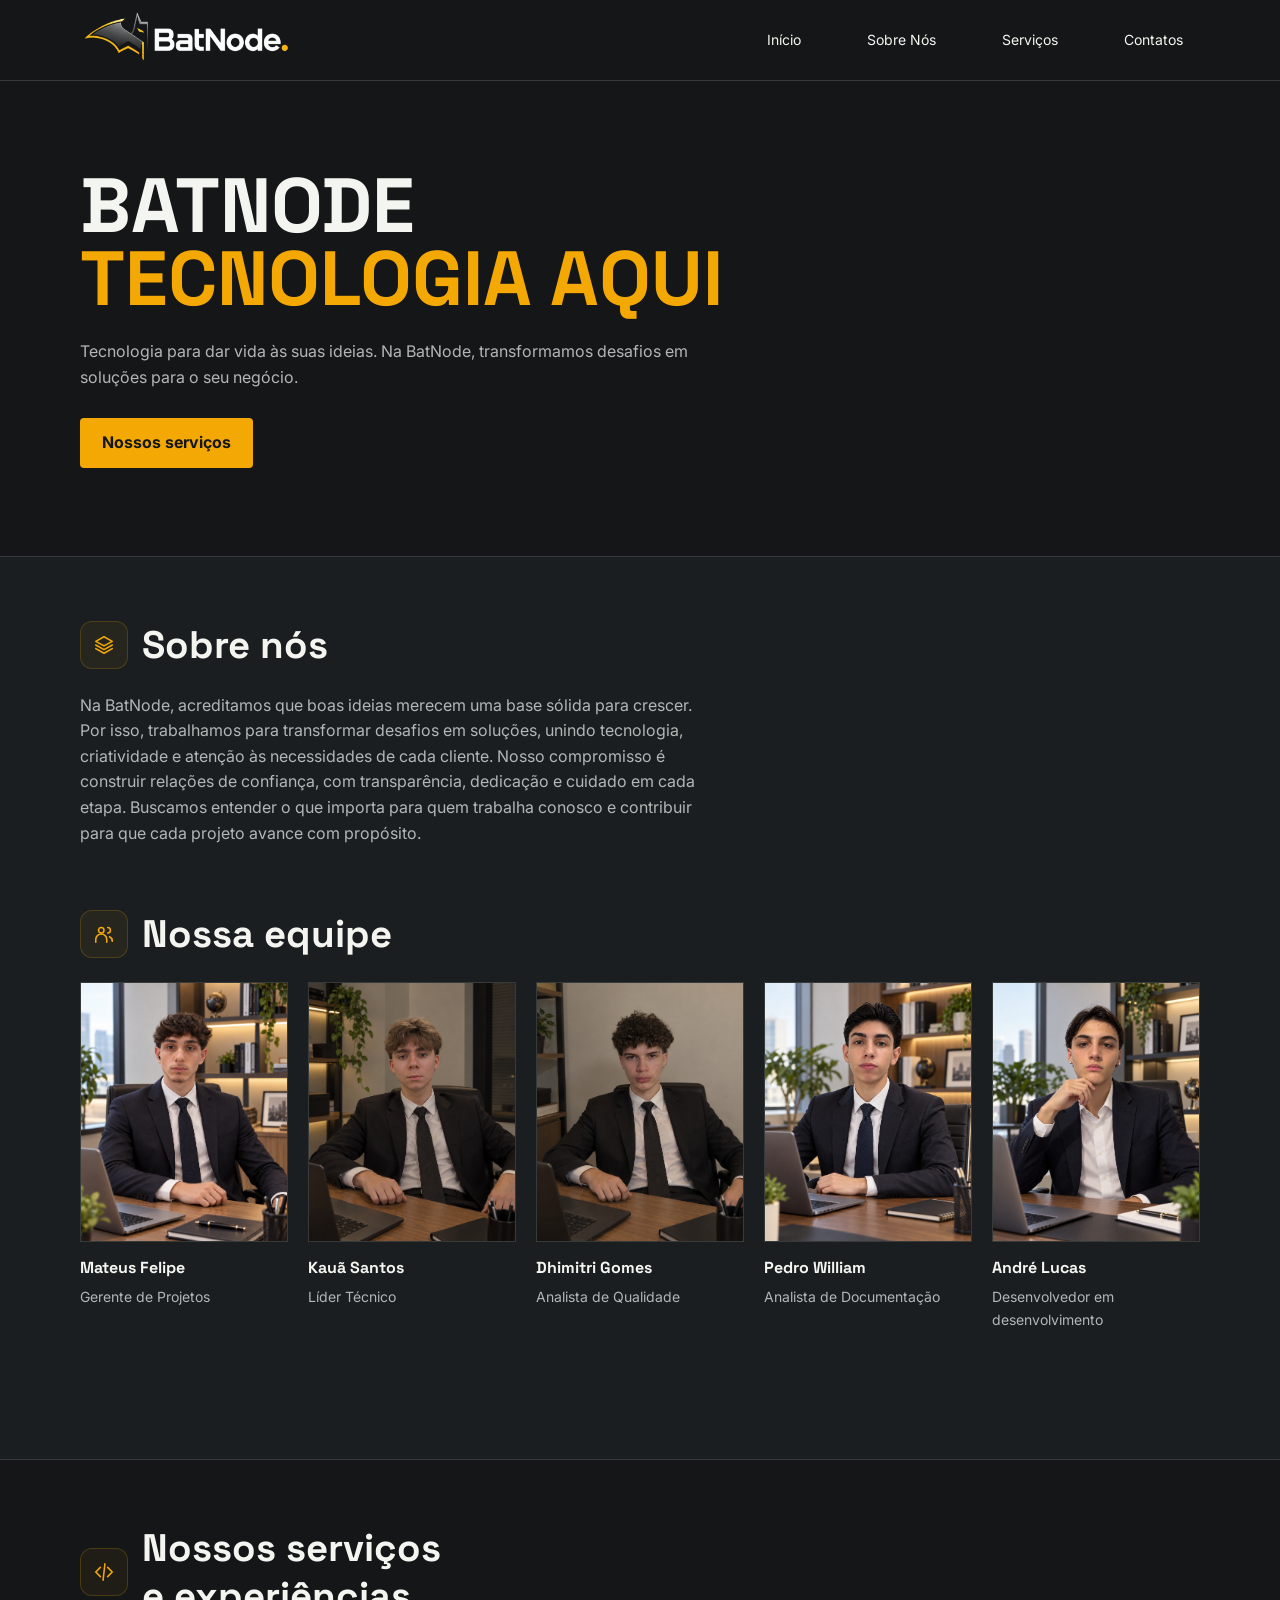
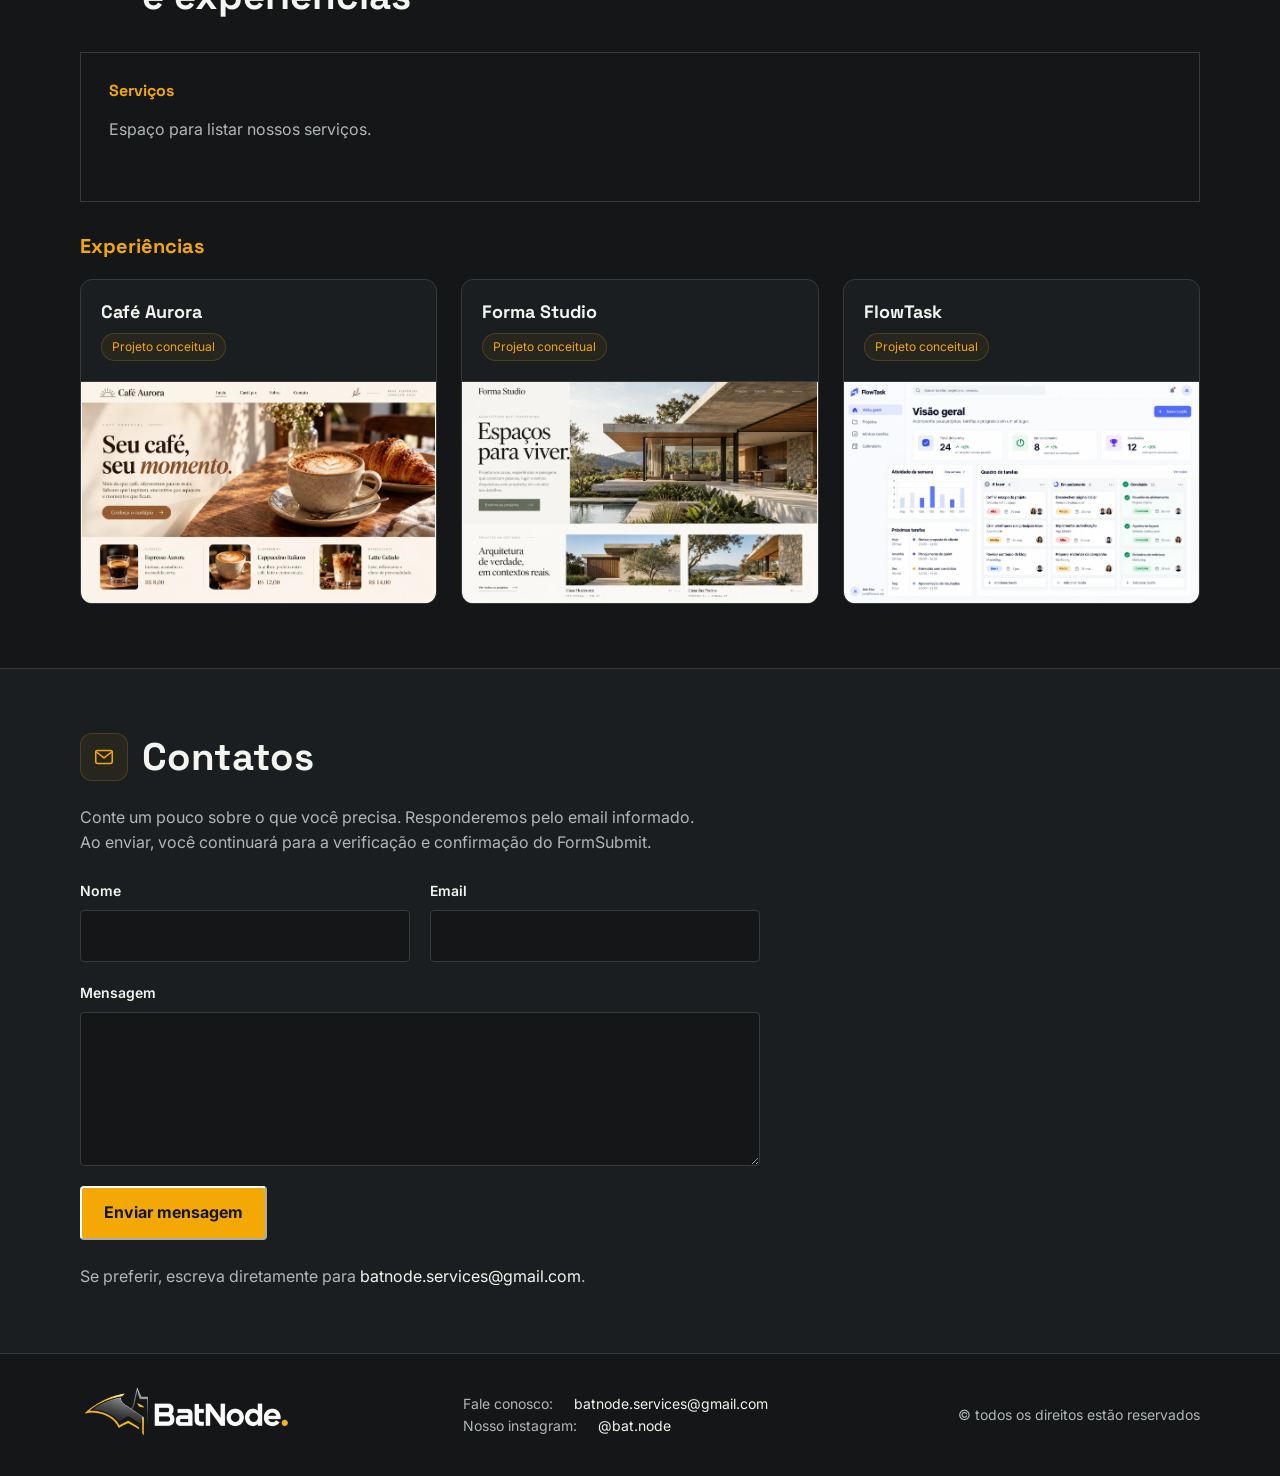
<file: index.html>
<!doctype html>
<html lang="pt-BR">
<head>
  <meta charset="UTF-8">
  <meta name="viewport" content="width=device-width, initial-scale=1">
  <!-- Preserva /batnode-site/ no retorno do FormSubmit após a verificação. -->
  <meta name="referrer" content="no-referrer-when-downgrade">
  <meta name="description" content="BatNode — desenvolvimento web e programação terceirizada.">
  <title>BatNode — Desenvolvimento Web</title>
  <link rel="icon" type="image/png" sizes="64x64" href="assets/images/batnode-favicon.png">

  <link href="https://fonts.googleapis.com/css2?family=Inter:ital,opsz,wght@0,14..32,100..900;1,14..32,100..900&family=Space+Grotesk:wght@300..700&display=swap" rel="stylesheet">

  <link rel="stylesheet" href="styles.css?v=projects-20261008">
  <script src="script.js?v=320d916-native-contact" defer></script>
</head>
<body>
  <a class="skip-link" href="#inicio">Pular para o conteúdo</a>

  <header class="header">
    <div class="container header-inner">
      <a class="brand" href="#inicio" aria-label="BatNode — início">
        <img src="assets/images/batnode-logo-horizontal.png" alt="BatNode" width="720" height="198">
      </a>
      <button class="menu-button" type="button" aria-expanded="false" aria-controls="menu" hidden>Menu</button>
      <nav id="menu" aria-label="Navegação principal">
        <a href="#inicio">Início</a>
        <a href="#sobre">Sobre Nós</a>
        <a href="#servicos">Serviços</a>
        <a href="#contatos">Contatos</a>
      </nav>
    </div>
  </header>

  <main>
    <!-- 1. HERO: -->
    <section id="inicio" class="hero container">
      <h1>BATNODE<br><span>TECNOLOGIA AQUI </span></h1>
      <p class="placeholder-text">Tecnologia para dar vida às suas ideias.
Na BatNode, transformamos desafios em soluções para o seu negócio.</p>
      <a class="button" href="#servicos">Nossos serviços</a>
    </section>

    <!-- 2. SOBRE NÓS -->
    <section id="sobre" class="section-aboutus">
      <div class="container">
        <h2 class="section-heading"><svg class="icon" viewBox="0 0 24 24" fill="none" stroke="currentColor" stroke-width="1.7" stroke-linecap="round" stroke-linejoin="round" aria-hidden="true" focusable="false"><path d="m12 3 9 5-9 5-9-5 9-5Z"/><path d="m3 12 9 5 9-5M3 16l9 5 9-5"/></svg>Sobre nós</h2>
        <p class="placeholder-text">Na BatNode, acreditamos que boas ideias merecem uma base sólida para crescer. Por isso, trabalhamos para transformar desafios em soluções, unindo tecnologia, criatividade e atenção às necessidades de cada cliente.
Nosso compromisso é construir relações de confiança, com transparência, dedicação e cuidado em cada etapa. Buscamos entender o que importa para quem trabalha conosco e contribuir para que cada projeto avance com propósito.</p>
      </div>

      <section class="section-team">
        <div class="container">
          <h2 class="section-heading"><svg class="icon" viewBox="0 0 24 24" fill="none" stroke="currentColor" stroke-width="1.7" stroke-linecap="round" stroke-linejoin="round" aria-hidden="true" focusable="false"><circle cx="9" cy="8" r="3"/><path d="M3 21v-3a6 6 0 0 1 12 0v3M16 5a3 3 0 0 1 0 6M18 15a5 5 0 0 1 3 5"/></svg>Nossa equipe</h2>
          <div class="team-grid">
            <div class="individual-card">
              <article class="team-card">
                <img class="team-photo" src="assets/images/team/mateus.png" alt="Mateus Felipe" width="1086" height="1448" loading="lazy" decoding="async">
                <h3>Mateus Felipe</h3>
                <p>Gerente de Projetos</p>
              </article>
            </div>
            <div class="individual-card">
              <article class="team-card">
                <img class="team-photo" src="assets/images/team/kaua.png" alt="Kauã Santos" width="1086" height="1448" loading="lazy" decoding="async">
                <h3>Kauã Santos</h3>
                <p>Líder Técnico</p>
              </article>
            </div>
            <div class="individual-card">
              <article class="team-card">
                <img class="team-photo" src="assets/images/team/dhimitri.png" alt="Dhmitri Gomes" width="1086" height="1448" loading="lazy" decoding="async">
                <h3>Dhimitri Gomes</h3>
                <p>Analista de Qualidade</p>
              </article>
            </div>
            <div class="individual-card">
              <article class="team-card">
                <img class="team-photo" src="assets/images/team/pedro.png" alt="Pedro Willian" width="1122" height="1402" loading="lazy" decoding="async">
                <h3>Pedro William</h3>
                <p>Analista de Documentação</p>
              </article>
            </div>
            <div class="individual-card">
              <article class="team-card">
                <img class="team-photo" src="assets/images/team/andre.png" alt="André Lucas" width="1122" height="1402" loading="lazy" decoding="async">
                <h3>André Lucas</h3>
                <p>Desenvolvedor em desenvolvimento</p>
              </article>
            </div>
          </div>
        </div>
      </section>  
    </section>

  <!-- 3. SEÇÃO DE SERVIÇOS E EXPERIÊNCIAS -->
  <section id="servicos" class="section-services section-alt">
    <div class="container">
      <h2 class="section-heading"><svg class="icon" viewBox="0 0 24 24" fill="none" stroke="currentColor" stroke-width="1.7" stroke-linecap="round" stroke-linejoin="round" aria-hidden="true" focusable="false"><path d="m8 7-5 5 5 5m8-10 5 5-5 5m-3-14-2 18"/></svg><span>Nossos serviços<br>e experiências</span></h2>
      
      <div class="placeholder-box">
        <h3>Serviços</h3>
        <p>Espaço para listar nossos serviços.</p>
      </div>
      <section class="experiences" aria-labelledby="experiences-title">
        <h3 id="experiences-title">Experiências</h3>
        <div class="project-grid">
          <article class="project-card">
            <div class="project-card-heading">
              <h4>Café Aurora</h4>
              <span class="project-label">Projeto conceitual</span>
            </div>
            <img class="project-image" src="assets/images/projects/cafe-aurora.webp" alt="Interface conceitual de uma cafeteria, com cardápio e foto de café." width="1586" height="992" loading="lazy" decoding="async">
          </article>
          <article class="project-card">
            <div class="project-card-heading">
              <h4>Forma Studio</h4>
              <span class="project-label">Projeto conceitual</span>
            </div>
            <img class="project-image" src="assets/images/projects/forma-studio.webp" alt="Interface conceitual de um portfólio de arquitetura, com fotos de casas contemporâneas." width="1586" height="992" loading="lazy" decoding="async">
          </article>
          <article class="project-card">
            <div class="project-card-heading">
              <h4>FlowTask</h4>
              <span class="project-label">Projeto conceitual</span>
            </div>
            <img class="project-image" src="assets/images/projects/flowtask.webp" alt="Interface conceitual de um sistema de tarefas, com painel e quadro de atividades." width="1586" height="992" loading="lazy" decoding="async">
          </article>
        </div>
      </section>
    </div>
  </section>

  <!-- 4. SEÇÃO DE CONTATOS -->
  <section id="contatos" class="section-contacts">
    <div class="container">
      <h2 class="section-heading"><svg class="icon" viewBox="0 0 24 24" fill="none" stroke="currentColor" stroke-width="1.7" stroke-linecap="round" stroke-linejoin="round" aria-hidden="true" focusable="false"><rect x="3" y="5" width="18" height="14" rx="2"/><path d="m3 6 9 7 9-7"/></svg>Contatos</h2>
      <p class="contact-intro">Conte um pouco sobre o que você precisa. Responderemos pelo email informado. Ao enviar, você continuará para a verificação e confirmação do FormSubmit.</p>
      <form id="contact-form" class="contact-form" action="https://formsubmit.co/batnode.services@gmail.com" method="POST">
        <input type="hidden" name="_subject" value="Novo contato pelo site BatNode">
        <input type="hidden" name="_template" value="table">
        <input type="hidden" name="_url" value="https://kamaradaplayer.github.io/batnode-site/">
        <input type="hidden" name="_next" value="https://kamaradaplayer.github.io/batnode-site/obrigado.html">
        <input type="text" name="_honey" class="contact-honeypot" tabindex="-1" autocomplete="off" aria-hidden="true">
        <div class="contact-fields">
          <div class="contact-field">
            <label for="contact-name">Nome</label>
            <input id="contact-name" name="name" type="text" autocomplete="name" maxlength="100" required>
          </div>
          <div class="contact-field">
            <label for="contact-email">Email</label>
            <input id="contact-email" name="email" type="email" autocomplete="email" maxlength="254" required>
          </div>
        </div>
        <div class="contact-field">
          <label for="contact-message">Mensagem</label>
          <textarea id="contact-message" name="message" rows="5" maxlength="5000" required></textarea>
        </div>
        <button class="button" type="submit">Enviar mensagem</button>
        <p id="contact-status" class="contact-status" role="status" aria-live="polite" aria-atomic="true"></p>
      </form>
      <p class="contact-email">Se preferir, escreva diretamente para <a href="mailto:batnode.services@gmail.com" class="link-contato">batnode.services@gmail.com</a>.</p>
    </div>
  </section>

  <!-- 5. FOOTER -->
  <footer class="footer">
    <div class="container footer-inner">
      <a class="brand" href="#inicio" aria-label="BatNode — início">
        <img src="assets/images/batnode-logo-horizontal.png" alt="BatNode" width="720" height="198" loading="lazy">
      </a>
      <div>
        <p>Fale conosco: <a href="mailto:batnode.services@gmail.com" class="link-contato" target="_blank" rel="noopener noreferrer">batnode.services@gmail.com</a></p>
        <p>Nosso instagram: <a href="https://instagram.com/bat.node" class="link-contato" target="_blank" rel="noopener noreferrer">@bat.node</a></p>
      </div>
        <p>&copy; todos os direitos estão reservados</p>
    </div>
  </footer>
</body>
</html>
</file>
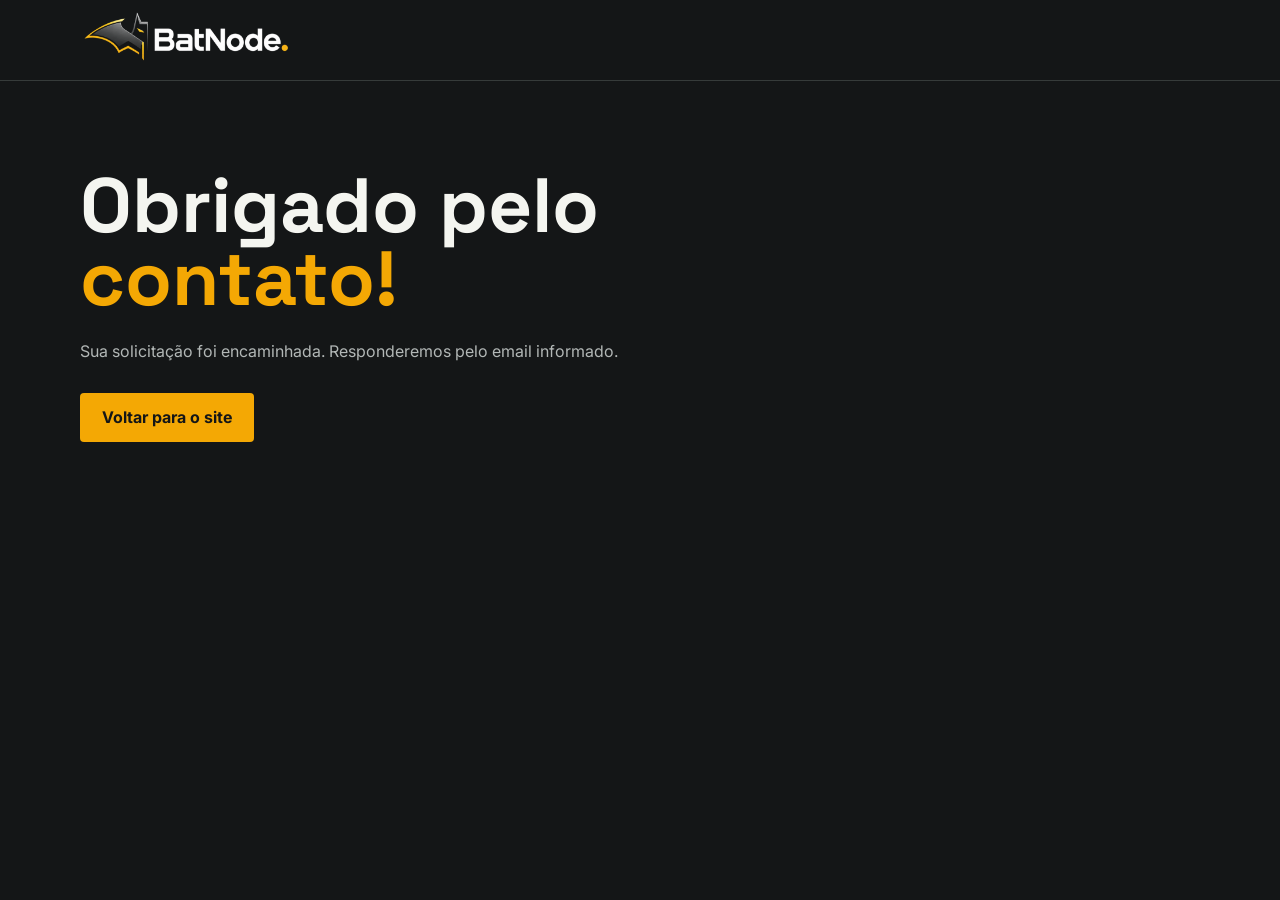
<file: obrigado.html>
<!doctype html>
<html lang="pt-BR">
<head>
  <meta charset="UTF-8">
  <meta name="viewport" content="width=device-width, initial-scale=1">
  <meta name="robots" content="noindex">
  <title>Obrigado pelo contato — BatNode</title>
  <link rel="icon" type="image/png" href="assets/images/batnode-favicon.png">
  <link href="https://fonts.googleapis.com/css2?family=Inter:wght@400;600;700&family=Space+Grotesk:wght@500;700&display=swap" rel="stylesheet">
  <link rel="stylesheet" href="styles.css">
</head>
<body>
  <header class="header">
    <div class="container header-inner">
      <a class="brand" href="./" aria-label="BatNode — início">
        <img src="assets/images/batnode-logo-horizontal.png" alt="BatNode" width="720" height="198">
      </a>
    </div>
  </header>
  <main class="hero container">
    <h1>Obrigado pelo<br><span>contato!</span></h1>
    <p class="placeholder-text">Sua solicitação foi encaminhada. Responderemos pelo email informado.</p>
    <a class="button" href="./">Voltar para o site</a>
  </main>
</body>
</html>
</file>
<file: styles.css>
/* IDENTIDADE:*/
:root {
  --background: #141617;
  --surface: #1b1e20;
  --text: #f4f5f0;
  --muted: #b2b7b6;
  --border: #363b3a;
  --accent: #f4a804;

  --font-title: 'Space Grotesk', sans-serif;
  --font-body: 'Inter', sans-serif;
  --content-width: 1120px;
  color-scheme: dark;
}

* { box-sizing: border-box; }
html { scroll-behavior: smooth; scroll-padding-top: 100px; }
body {
  margin: 0;
  background: var(--background);
  color: var(--text);
  font-family: var(--font-body);
  font-size: 1rem;
  line-height: 1.6;
}
a { color: inherit; text-decoration: none; }
button { font: inherit; cursor: pointer; }
h1, h2, h3, p { margin: 0; }
h1, h2, h3 {
  font-family: var(--font-title);
  line-height: 1.25;
  overflow-wrap: anywhere;
}
h1 { font-size: clamp(2.5rem, 6vw, 4.8rem); }
h2 { font-size: clamp(1.6rem, 3.5vw, 2.4rem); margin-bottom: 24px; }
h3 { font-size: 1rem; }
p { color: var(--muted); }
.container {
  width: min(var(--content-width), calc(100% - 48px));
  margin-inline: auto;
}
:focus-visible { outline: 2px solid var(--accent); outline-offset: 5px; }
.skip-link {
  position: fixed;
  top: -100px;
  left: 16px;
  padding: 10px 16px;
  background: var(--accent);
  color: var(--background);
  z-index: 20;
}
.skip-link:focus { top: 12px; }

/* CABEÇALHO E MENU */
.header {
  position: sticky;
  top: 0;
  z-index: 10;
  background: var(--background);
  border-bottom: 1px solid var(--border);
}
.header-inner {
  min-height: 80px;
  display: flex;
  align-items: center;
  justify-content: space-between;
  gap: 24px;
}
.brand { display: inline-flex; align-items: center; flex-shrink: 0; }
.brand img {
  display: block;
  width: 210px;
  max-width: 100%;
  height: auto;
  mix-blend-mode: screen;
}
h1 span { color: var(--accent); }
nav { display: flex; flex-wrap: wrap; gap: 32px; }
nav a, .footer a:not(.brand) {
  font-size: 0.875rem; 
  padding: 2px 16px;
  border-radius: 20px;
  border: 1px solid transparent;
  transition: color 0.3s ease, background-color 0.3s ease, border-color 0.3s ease;
  }
nav a:hover{ 
  color: var(--accent); 
  background-color: var(--surface);
  border: 1px solid var(--border);

}
.menu-button {
  color: var(--text);
  background: none;
  border: 1px solid var(--border);
  border-radius: 4px;
  padding: 8px 14px;
  display: none;
}

/* HERO */
.hero { padding-block: 88px; }
.placeholder-text {margin: 0; max-width: 620px; }
.hero .placeholder-text {margin: 0; margin-top: 24px; }
.button {
  display: inline-block;
  margin-top: 28px;
  padding: 12px 22px;
  background: var(--accent);
  color: var(--background);
  border-radius: 4px;
  font-weight: 700;
  transition: filter 0.3s ease, transform 0.3s ease;
}
/* Seleciona apenas o h1 que está dentro da seção hero */
.hero h1 {
  line-height: 0.95; /* Aproxima especificamente este título */
  margin-bottom: 24px; /* Ajusta o espaço entre ele e o parágrafo abaixo */
}

.button:hover { filter: brightness(1.08); transform: scale(1.05);}

/* ÍCONES DOS TÍTULOS DAS SEÇÕES */
.icon { width: 24px; height: 24px; flex-shrink: 0; }
.section-heading { display: flex; align-items: center; gap: 14px; }
.section-heading > .icon {
  width: 48px;
  height: 48px;
  padding: 12px;
  color: var(--accent);
  background: #f4a8040d;
  border: 1px solid #f4a80433;
  border-radius: 12px;
}

/* SEÇÕES E ESPAÇOS DE CONTEÚDO */
.section-aboutus { padding-block: 64px; border-top: 1px solid var(--border); background: var(--surface);}
.section-alt { background: var(--background); }
.content-grid { display: grid; grid-template-columns: repeat(2, 1fr); gap: 24px; }
.placeholder-box { border: 1px solid var(--border); padding: 28px; min-height: 150px; transition: transform 0.3s ease;}
.placeholder-box h3 { color: var(--accent); margin-bottom: 16px; }
.section-team {padding-block: 64px; }
.section-contacts {padding-block: 64px; border-top: 1px solid var(--border); background: var(--surface);}
.section-services {padding-block: 64px; border-top: 1px solid var(--border); background-color: var(--background);}

.section-services h2 {
  margin-bottom: 32px;
}

.placeholder-box:hover {
  transform: scale(1.05);
}



/* PROJETOS CONCEITUAIS */
.experiences { margin-top: 32px; }
.experiences > h3 { color: var(--accent); font-size: 1.25rem; margin-bottom: 20px; }
.project-grid { display: grid; grid-template-columns: repeat(3, minmax(0, 1fr)); gap: 24px; }
.project-card { min-width: 0; overflow: hidden; border: 1px solid var(--border); border-radius: 12px; background: var(--surface); transition: transform .2s ease, border-color .2s ease; }
.project-card-heading { padding: 20px; }
.project-card h4 { margin: 0 0 10px; color: var(--text); font-family: var(--font-title); font-size: 1.125rem; line-height: 1.3; }
.project-label { display: inline-block; color: var(--accent); background: #f4a8040d; border: 1px solid #f4a80433; border-radius: 999px; padding: 3px 10px; font-size: .75rem; }
.project-image { display: block; width: 100%; height: auto; aspect-ratio: 8 / 5; object-fit: contain; background: #f4f5f0; border-top: 1px solid var(--border); }
@media (hover: hover) and (prefers-reduced-motion: no-preference) {
  .project-card:hover { transform: translateY(-4px); border-color: var(--accent); }
}
@media (max-width: 1000px) and (min-width: 701px) {
  .project-grid { grid-template-columns: repeat(2, minmax(0, 1fr)); }
}
@media (max-width: 700px) {
  .project-grid { grid-template-columns: 1fr; gap: 20px; }
}

/* CINCO INTEGRANTES */
.team-grid { display: grid; grid-template-columns: repeat(5, minmax(0, 1fr)); gap: 20px; }
.team-photo {
  display: block;
  width: 100%;
  height: auto;
  aspect-ratio: 4 / 5;
  object-fit: cover;
  object-position: center 25%;
  background: var(--surface);
  border: 1px solid var(--border);
  margin-bottom: 16px;
}
.team-card h3 { margin-bottom: 8px; }
.team-card p { font-size: .875rem; }

.individual-card {
  transition: transform 0.3s ease;
}

.individual-card:hover {
  transform: scale(1.07);
}

/* LINKS DE CONTATO */
.contact-intro { max-width: 620px; margin-bottom: 24px; }
.contact-form { max-width: 680px; }
.contact-fields { display: grid; grid-template-columns: repeat(2, minmax(0, 1fr)); gap: 20px; }
.contact-field { display: flex; flex-direction: column; gap: 8px; margin-bottom: 20px; }
.contact-field label { font-size: .875rem; font-weight: 600; }
.contact-field input, .contact-field textarea {
  width: 100%;
  min-width: 0;
  padding: 12px 14px;
  border: 1px solid var(--border);
  border-radius: 4px;
  background: var(--background);
  color: var(--text);
  font: inherit;
}
.contact-field textarea { resize: vertical; min-height: 140px; }
.contact-form .button { margin-top: 0; font: inherit; font-weight: 700; }
.contact-form .button:disabled { opacity: .65; cursor: wait; transform: none; }
.contact-status { margin-top: 16px; }
.contact-status:empty { display: none; }
.contact-status[data-state="success"] { color: #a8dfb0; }
.contact-status[data-state="error"] { color: #ffb5ae; }
.contact-email { margin-top: 24px; overflow-wrap: anywhere; }
.contact-honeypot { display: none; }
@media (max-width: 700px) {
  .contact-fields { grid-template-columns: 1fr; gap: 0; }
}

.link-contato {
  color: var(--text);
}

.link-contato:hover {
  color: var(--accent);
  text-decoration: underline;
}

/* FOOTER */
.footer { border-top: 1px solid var(--border); padding-block: 32px; }
.footer-inner { display: flex; align-items: center; justify-content: space-between; gap: 24px; flex-wrap: wrap; }
.footer p { font-size: .875rem; }

/* NOTEBOOKS E TELAS INTERMEDIÁRIAS */
@media (max-width: 1000px) {
  .team-grid { grid-template-columns: repeat(3, minmax(0, 1fr)); }
}

/* CELULAR: menu recolhido apenas quando JavaScript estiver ativo. */
@media (max-width: 700px) {
  .container { width: calc(100% - 32px); }
  .header-inner { min-height: 72px; flex-wrap: wrap; padding-block: 14px; gap: 12px; }
  .brand img { width: 180px; }
  .header-inner nav { width: 100%; gap: 14px; padding-block: 8px; }
  .js .menu-button { display: block; }
  .js nav { display: none; }
  .js nav.is-open { display: flex; flex-direction: column; }
  .hero { padding-block: 64px; }
  .section { padding-block: 48px; }
  .content-grid { grid-template-columns: 1fr; }
  .team-grid { grid-template-columns: repeat(2, minmax(0, 1fr)); gap: 16px; }
  .footer-inner { flex-direction: column; align-items: flex-start; gap: 16px; }
}

@media (max-width: 380px) {
  .team-grid { grid-template-columns: 1fr; }
}
@media (prefers-reduced-motion: reduce) {
  html { scroll-behavior: auto; }
  *, *::before, *::after { transition: none !important; animation: none !important; }
  .individual-card:hover, .placeholder-box:hover, .button:hover { transform: none; }
}
[hidden] { display: none !important; }
</file>
